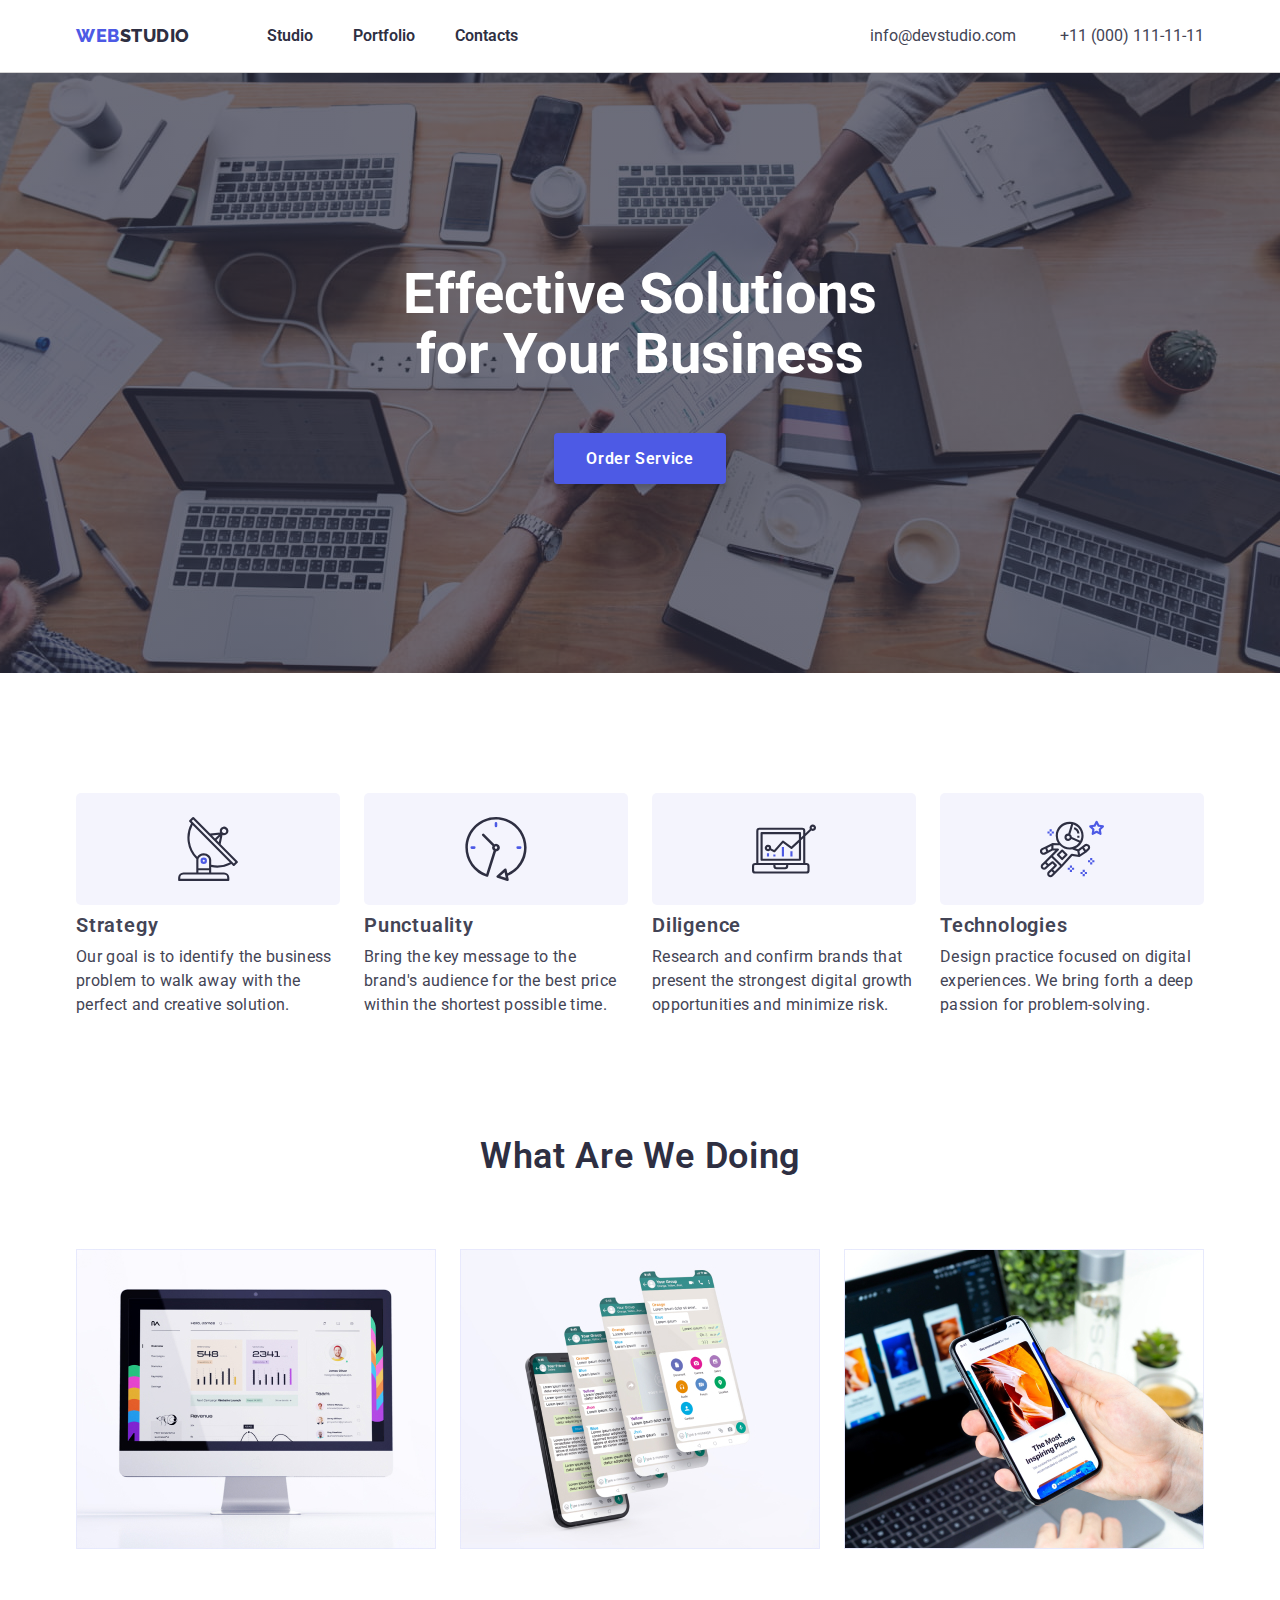
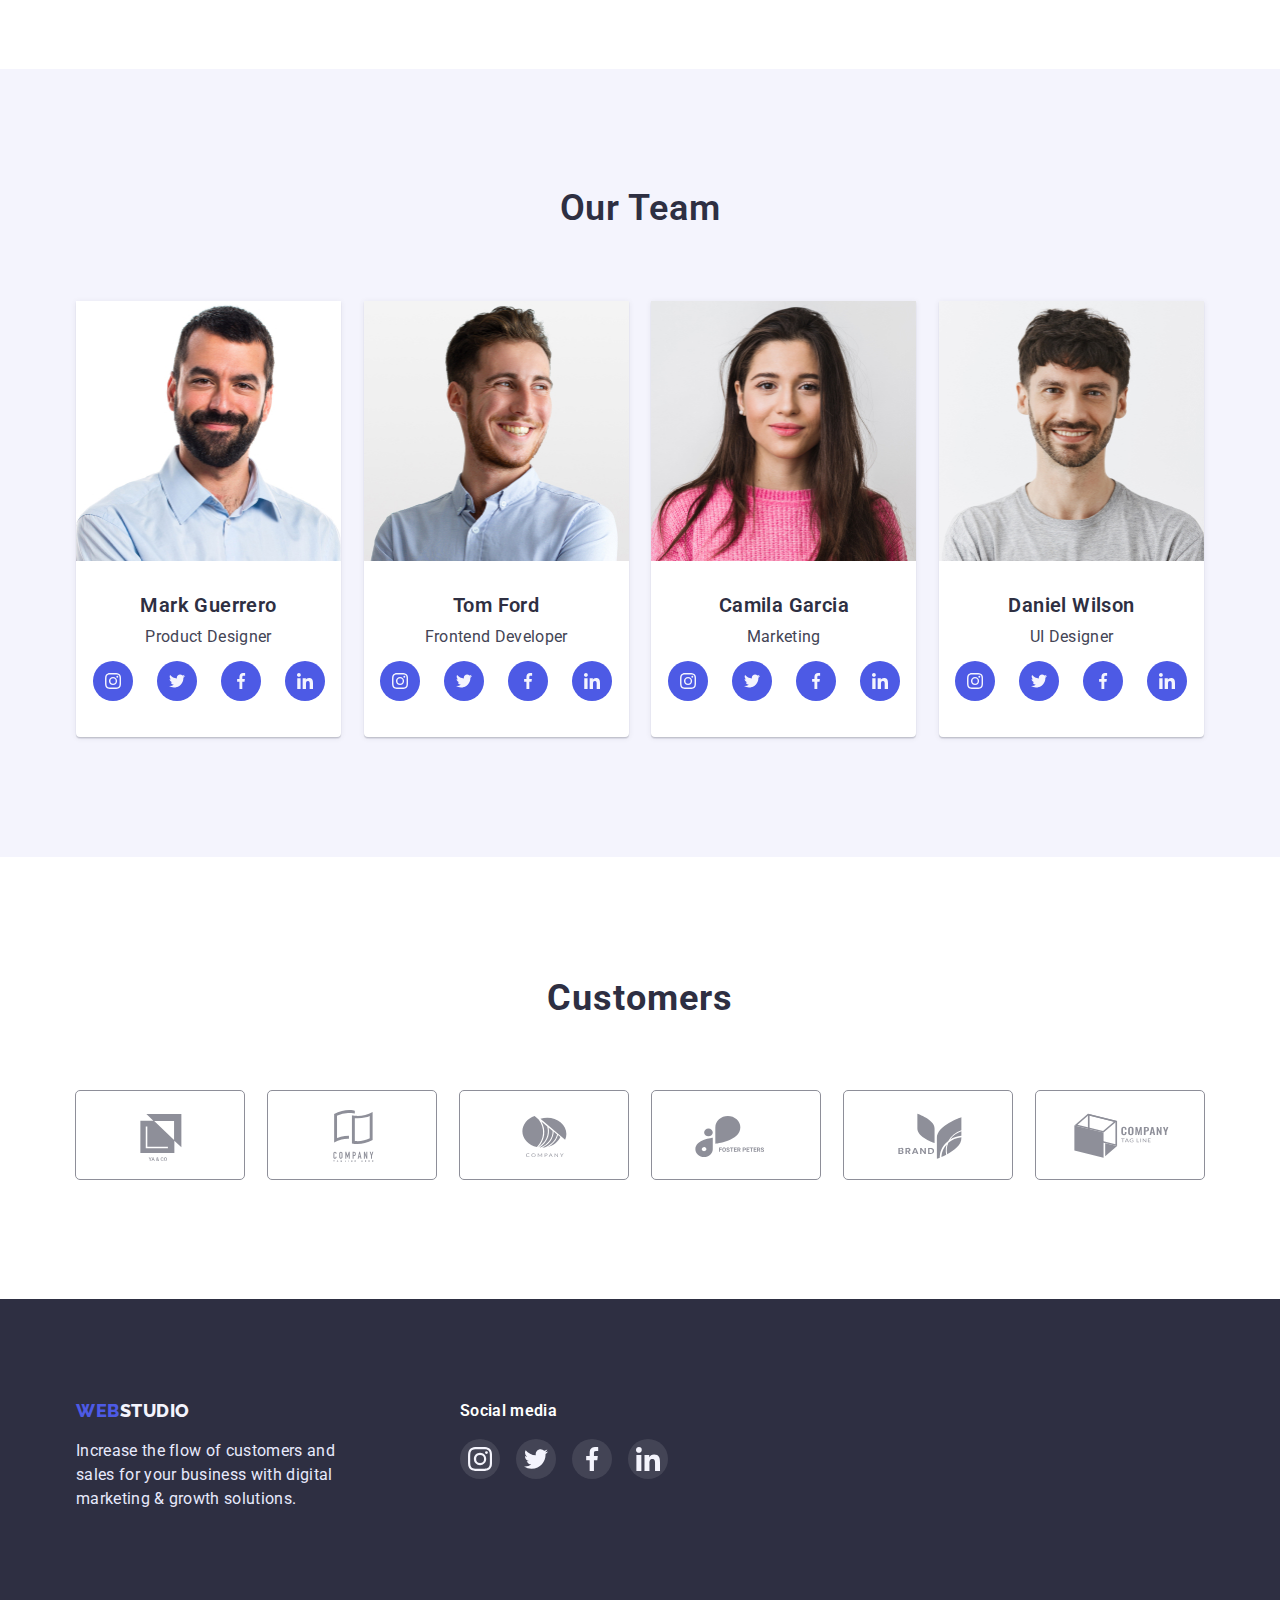
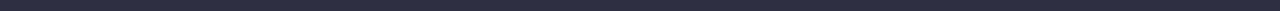
<file: index.html>
<!DOCTYPE html>
<html lang="en">
<head>
    <meta charset="UTF-8">
    <meta http-equiv="X-UA-Compatible" content="IE=edge">
    <meta name="viewport" content="width=device-width, initial-scale=1.0">
    
    <!-- нормалізатор -->
    <link rel="stylesheet" href="https://cdnjs.cloudflare.com/ajax/libs/modern-normalize/1.0.0/modern-normalize.min.css"/>
    
    <!-- мої стилі -->
    <link rel="stylesheet" href="./css/styles.css">

    <!-- шрифт -->
    <link rel="preconnect" href="https://fonts.googleapis.com">
    <link rel="preconnect" href="https://fonts.gstatic.com" crossorigin>
    <link href="https://fonts.googleapis.com/css2?family=Raleway:wght@700&family=Roboto:wght@400;500;700;900&display=swap" rel="stylesheet">
    <title>Homework 4</title>
</head>
<body>

    <header>
        <div class="container logo-flex">
            <a href="./index.html" class="logo">
                <span class="logo-name">Web</span>Studio
            </a>
            <nav class="menu">
                <ul class="menu-list">
                    <li><a href="#" class="link">Studio</a></li>
                    <li><a href="./porfolio.html" class="link">Portfolio</a></li>
                    <li><a href="#" class="link">Contacts</a></li>
                </ul>
            </nav>
            <div class="menu-contacts">
                <a href="mailto:info@devstudio.com" class="contacts-link">info@devstudio.com</a>
                <a href="tel:+110001111111" class="contacts-link">+11 (000) 111-11-11</a>  
            </div>
        </div>
    </header>

    <main>
        <section class="promotion">
            <div class="promotion-content">
                <h1 class="promotion-title">Effective Solutions for Your Business</h1>
                <button type="button" class="button">Order Service</button>
            </div>
        </section>

        <section class="features">
            <div class="container">
                <h2 class="main-features-title">Our features</h2>
                <ul class="features-list">

                    <li class="features-list-item">
                        <div class="features-image">
                            <svg class="features-icon" width="64" height="64">
                                <use href="./images/symbol-defs.svg#icon-antenna"></use>
                            </svg>
                        </div>
                        <h3 class="features-title">Strategy</h3>
                        <p>Our goal is to identify the business problem to walk away with the perfect and creative solution.</p>
                    </li>

                    <li class="features-list-item">
                        <div class="features-image">
                            <svg class="features-icon" width="64" height="64">
                                <use href="./images/symbol-defs.svg#icon-clock"></use>
                            </svg>
                        </div>
                        <h3 class="features-title">Punctuality</h3>
                        <p>Bring the key message to the brand's audience for the best price within the shortest possible time.</p>
                    </li>

                    <li class="features-list-item">
                        <div class="features-image">
                            <svg class="features-icon" width="64" height="64">
                                <use href="./images/symbol-defs.svg#icon-diagram"></use>
                            </svg>
                        </div>
                        <h3 class="features-title">Diligence</h3>
                        <p>Research and confirm brands that present the strongest digital growth opportunities and minimize risk.</p>
                    </li>

                    <li class="features-list-item">
                        <div class="features-image">
                            <svg class="features-icon" width="64" height="64">
                                <use href="./images/symbol-defs.svg#icon-astronaut"></use>
                            </svg>
                        </div>
                        <h3 class="features-title">Technologies</h3>
                        <p>Design practice focused on digital experiences. We bring forth a deep passion for problem-solving.</p>
                    </li>
                </ul>
            </div>
        </section>  

        <section class="products">
            <div class="container">
                <h2 class="products-title">What are we doing</h2>
                <ul class="products-list">
                    <li><img src="images/img1.jpg" alt="monitor" width="360" height="300"></li>
                    <li><img src="images/img2.jpg" alt="telephons" width="360" height="300"></li>
                    <li><img src="images/img3.jpg" alt="notebook" width="360" height="300"></li>
                </ul>
            </div>
        </section>

        <section class="team">
            <div class="container">
                <h2 class="team-title">Our Team</h2>
                <ul class="team-list">

                    <li class="team-card">
                        <img src="images/card1.jpg" alt="team member photo" width="265" height="260">
                        <div class="team-card-signature">
                            <h3 class="team-member">Mark Guerrero</h3>
                            <p>Product Designer</p>
                            <ul class="team-card-social-links">
                                <li>
                                    <a href="#" class="team-card-link social-link">
                                        <svg class="team-card-icon" width="16" height="16">
                                            <use href="./images/symbol-defs.svg#icon-instagram"></use>
                                        </svg>
                                    </a>
                                </li>
                                <li>
                                    <a href="#" class="team-card-link social-link">
                                        <svg class="team-card-icon" width="16" height="16">
                                            <use href="./images/symbol-defs.svg#icon-twitter"></use>
                                        </svg>
                                    </a>
                                </li>
                                <li>
                                    <a href="#" class="team-card-link social-link">
                                        <svg class="team-card-icon" width="16" height="16">
                                            <use href="./images/symbol-defs.svg#icon-facebook"></use>
                                        </svg>
                                    </a>
                                </li>
                                <li>
                                    <a href="#" class="team-card-link social-link">
                                        <svg class="team-card-icon" width="16" height="16">
                                            <use href="./images/symbol-defs.svg#icon-linkedin"></use>
                                        </svg>
                                    </a>
                                </li>
                            </ul>
                        </div>
                    </li>

                    <li class="team-card">
                        <img src="images/card2.jpg" alt="team member photo" width="265" height="260">
                        <div class="team-card-signature">
                            <h3 class="team-member">Tom Ford</h3>
                            <p>Frontend Developer</p>
                            <ul class="team-card-social-links">
                                <li>
                                    <a href="#" class="team-card-link social-link">
                                        <svg class="team-card-icon" width="16" height="16">
                                            <use href="./images/symbol-defs.svg#icon-instagram"></use>
                                        </svg>
                                    </a>
                                </li>
                                <li>
                                    <a href="#" class="team-card-link social-link">
                                        <svg class="team-card-icon" width="16" height="16">
                                            <use href="./images/symbol-defs.svg#icon-twitter"></use>
                                        </svg>
                                    </a>
                                </li>
                                <li>
                                    <a href="#" class="team-card-link social-link">
                                        <svg class="team-card-icon" width="16" height="16">
                                            <use href="./images/symbol-defs.svg#icon-facebook"></use>
                                        </svg>
                                    </a>
                                </li>
                                <li>
                                    <a href="#" class="team-card-link social-link">
                                        <svg class="team-card-icon" width="16" height="16">
                                            <use href="./images/symbol-defs.svg#icon-linkedin"></use>
                                        </svg>
                                    </a>
                                </li>
                            </ul>
                        </div>
                    </li>

                    <li class="team-card">
                        <img src="images/card3.jpg" alt="team member photo" width="265" height="260">
                        <div class="team-card-signature">
                            <h3 class="team-member">Camila Garcia</h3>
                            <p>Marketing</p>
                            <ul class="team-card-social-links">
                                <li>
                                    <a href="#" class="team-card-link social-link">
                                        <svg class="team-card-icon" width="16" height="16">
                                            <use href="./images/symbol-defs.svg#icon-instagram"></use>
                                        </svg>
                                    </a>
                                </li>
                                <li>
                                    <a href="#" class="team-card-link social-link">
                                        <svg class="team-card-icon" width="16" height="16">
                                            <use href="./images/symbol-defs.svg#icon-twitter"></use>
                                        </svg>
                                    </a>
                                </li>
                                <li>
                                    <a href="#" class="team-card-link social-link">
                                        <svg class="team-card-icon" width="16" height="16">
                                            <use href="./images/symbol-defs.svg#icon-facebook"></use>
                                        </svg>
                                    </a>
                                </li>
                                <li>
                                    <a href="#" class="team-card-link social-link">
                                        <svg class="team-card-icon" width="16" height="16">
                                            <use href="./images/symbol-defs.svg#icon-linkedin"></use>
                                        </svg>
                                    </a>
                                </li>
                            </ul>
                        </div>
                    </li>

                    <li class="team-card">
                        <img src="images/card4.jpg" alt="team member photo" width="265" height="260">
                        <div class="team-card-signature">
                            <h3 class="team-member">Daniel Wilson</h3>
                            <p>UI Designer</p>
                            <ul class="team-card-social-links">
                                <li>
                                    <a href="#" class="team-card-link social-link">
                                        <svg class="team-card-icon" width="16" height="16">
                                            <use href="./images/symbol-defs.svg#icon-instagram"></use>
                                        </svg>
                                    </a>
                                </li>
                                <li>
                                    <a href="#" class="team-card-link social-link">
                                        <svg class="team-card-icon" width="16" height="16">
                                            <use href="./images/symbol-defs.svg#icon-twitter"></use>
                                        </svg>
                                    </a>
                                </li>
                                <li>
                                    <a href="#" class="team-card-link social-link">
                                        <svg class="team-card-icon" width="16" height="16">
                                            <use href="./images/symbol-defs.svg#icon-facebook"></use>
                                        </svg>
                                    </a>
                                </li>
                                <li>
                                    <a href="#" class="team-card-link social-link">
                                        <svg class="team-card-icon" width="16" height="16">
                                            <use href="./images/symbol-defs.svg#icon-linkedin"></use>
                                        </svg>
                                    </a>
                                </li>
                            </ul>
                        </div>
                    </li>
                </ul>
            </div>
        </section>

        <section class="customers">
           <div class="container">
            
                <h2 class="customers-title">customers</h2>

                <ul class="customers-list">

                    <li>
                        <a href="#" class="customers-image">
                            <svg class="customers-icon" width="104" height="56">
                                <use href="./images/symbol-defs.svg#icon-company1"></use>
                            </svg>
                        </a>
                    </li>

                    <li>
                        <a href="#" class="customers-image">
                            <svg class="customers-icon" width="104" height="56">
                                <use href="./images/symbol-defs.svg#icon-company2"></use>
                            </svg>
                        </a>
                    </li>

                    <li>
                        <a href="#" class="customers-image">
                            <svg class="customers-icon" width="104" height="56">
                                <use href="./images/symbol-defs.svg#icon-company3"></use>
                            </svg>
                        </a>
                    </li>

                    <li>
                        <a href="#" class="customers-image">
                            <svg class="customers-icon" width="104" height="56">
                                <use href="./images/symbol-defs.svg#icon-company4"></use>
                            </svg>
                        </a>
                    </li>

                    <li>
                        <a href="#" class="customers-image">
                            <svg class="customers-icon" width="104" height="56">
                                <use href="./images/symbol-defs.svg#icon-company5"></use>
                            </svg>
                        </a>
                    </li>

                    <li>
                        <a href="#" class="customers-image">
                            <svg class="customers-icon" width="104" height="56">
                                <use href="./images/symbol-defs.svg#icon-company6"></use>
                            </svg>
                        </a>
                    </li>
                    
                </ul>
           </div>
        </section>
    </main> 
    
    <footer class="invitation">
        <div class="container">

            <div class="footer-logo">
                <a href="./index.html" class="logo">
                    <span class="logo-name">Web</span><span class="invitation-logo-name">Studio</span>
                </a>
                <p>Increase the flow of customers and sales for your business with digital marketing & growth solutions.</p>
            </div>

            <div class="footer-social-list-links">
                <p>Social media</p>
                <ul class="footer-social-links">
                    <li>
                        <a href="#" class="social-link footer-link">
                            <svg class="footer-social-links-icon" width="24" height="24">
                                <use href="./images/symbol-defs.svg#icon-instagram"></use>
                            </svg>
                        </a>
                    </li>
                    <li>
                        <a href="#" class="social-link footer-link">
                            <svg class="footer-social-links-icon" width="24" height="24">
                                <use href="./images/symbol-defs.svg#icon-twitter"></use>
                            </svg>
                        </a>
                    </li>
                    <li>
                        <a href="#" class="social-link footer-link">
                            <svg class="footer-social-links-icon" width="24" height="24">
                                <use href="./images/symbol-defs.svg#icon-facebook"></use>
                            </svg>
                        </a>
                    </li>
                    <li>
                        <a href="#" class="social-link footer-link">
                            <svg class="footer-social-links-icon" width="24" height="24">
                                <use href="./images/symbol-defs.svg#icon-linkedin"></use>
                            </svg>
                        </a>
                    </li>
                </ul>
            </div>
            
        </div>
    </footer>
    
</body>
</html>
</file>
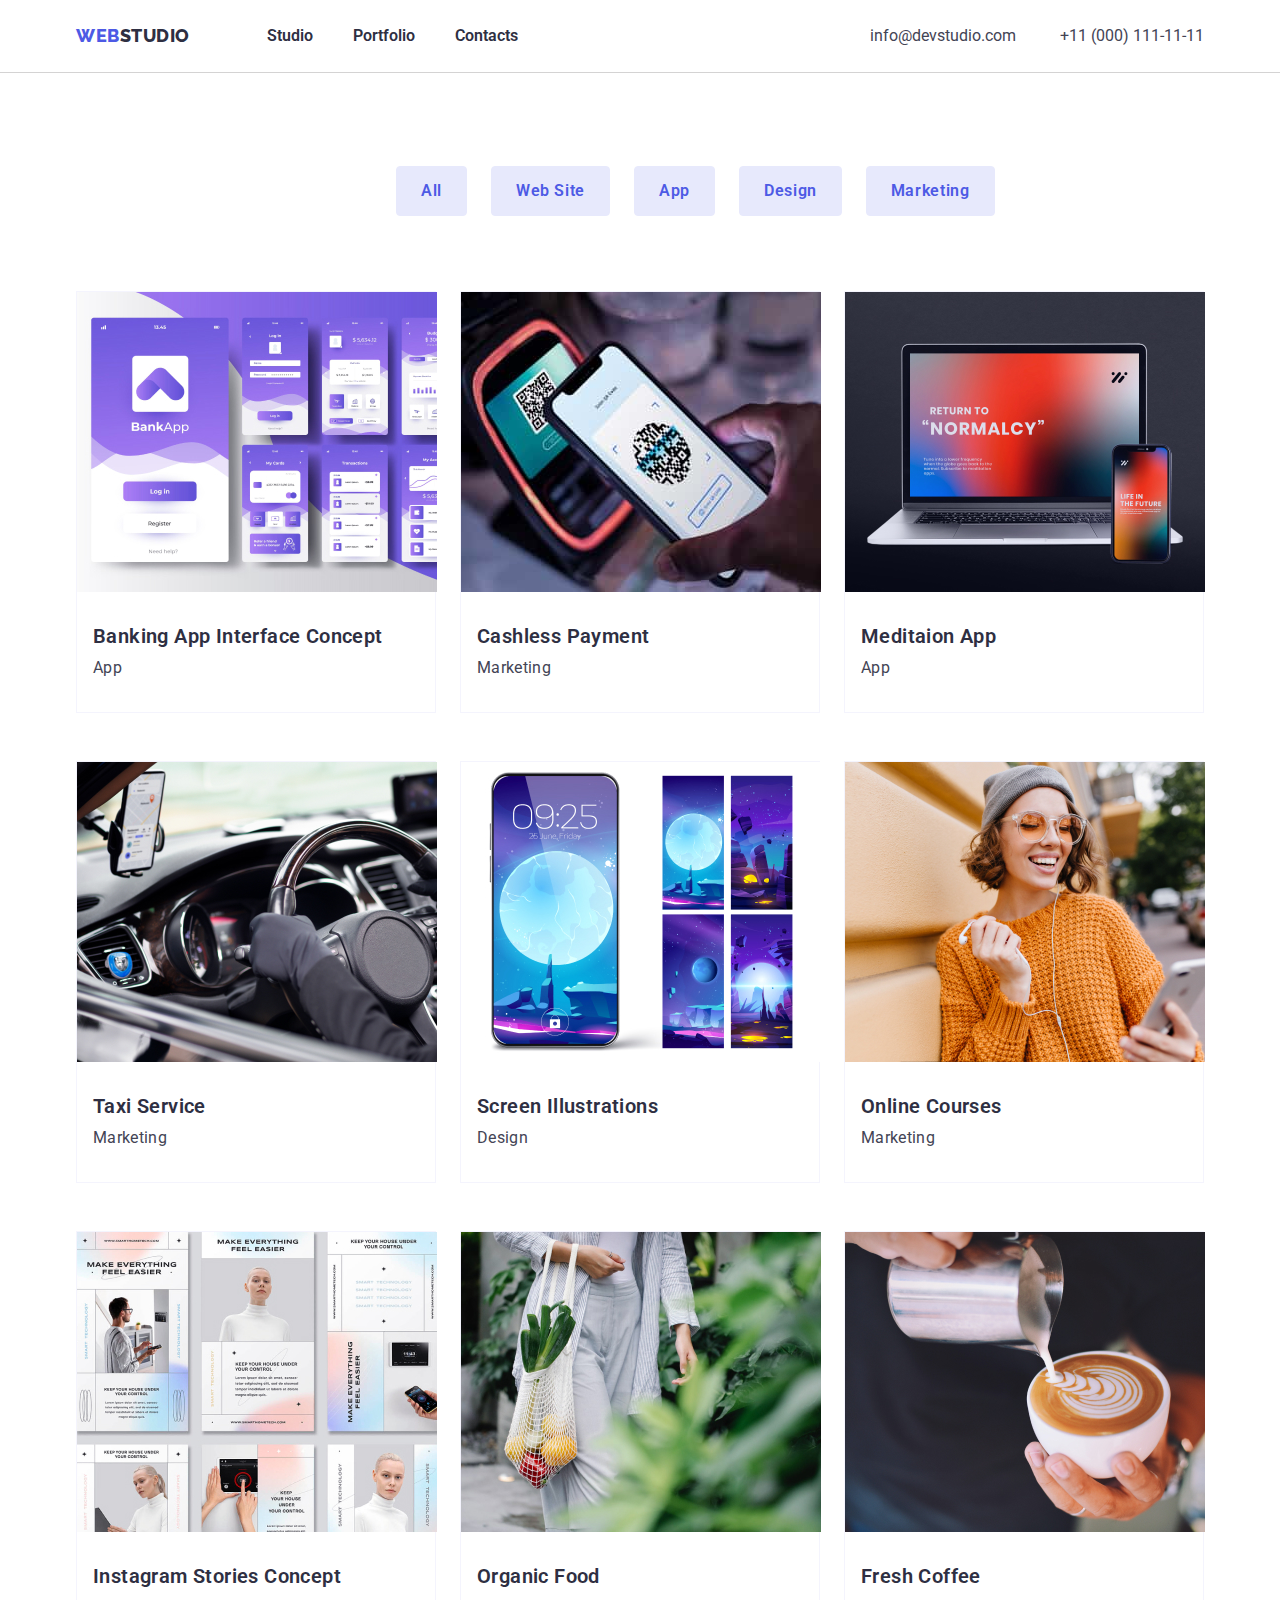
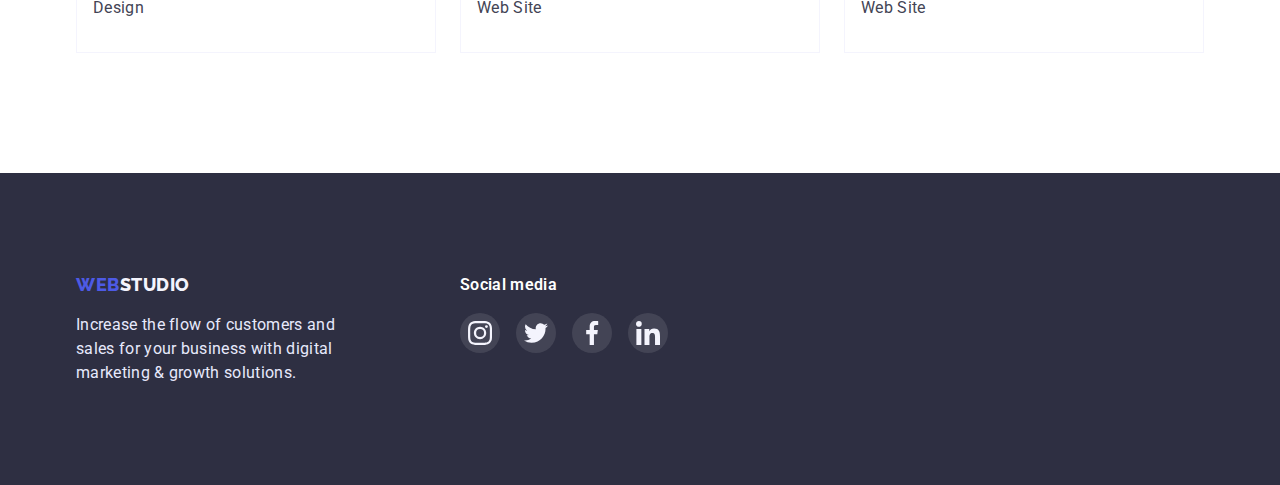
<file: porfolio.html>
<!DOCTYPE html>
<html lang="en">
<head>
    <meta charset="UTF-8">
    <meta http-equiv="X-UA-Compatible" content="IE=edge">
    <meta name="viewport" content="width=device-width, initial-scale=1.0">
    
    <!-- нормалізатор -->
    <link rel="stylesheet" href="https://cdnjs.cloudflare.com/ajax/libs/modern-normalize/1.0.0/modern-normalize.min.css"/>
    
    <!-- мої стилі -->
    <link rel="stylesheet" href="./css/styles.css">

    <!-- шрифт -->
    <link rel="preconnect" href="https://fonts.googleapis.com">
    <link rel="preconnect" href="https://fonts.gstatic.com" crossorigin>
    <link href="https://fonts.googleapis.com/css2?family=Raleway:wght@700&family=Roboto:wght@400;500;700;900&display=swap" rel="stylesheet">
    <title>Portfolio</title>
</head>
<body>

    <header>
        <div class="container logo-flex">
            <a href="./index.html" class="logo">
                <span class="logo-name">Web</span>Studio
            </a>
            <nav class="menu">
                <ul class="menu-list">
                    <li><a href="./index.html" class="link">Studio</a></li>
                    <li><a href="./porfolio.html" class="link">Portfolio</a></li>
                    <li><a href="#" class="link">Contacts</a></li>
                </ul>
            </nav>
            <div class="menu-contacts">
                <a href="mailto:info@devstudio.com" class="contacts-link">info@devstudio.com</a>
                <a href="tel:+110001111111" class="contacts-link">+11 (000) 111-11-11</a>  
            </div>
        </div>
    </header>

    <main class="portfolio">
        <h1 class="portfolio-title">Our work examples</h1>

        <section>
           <div class="container">
            <nav class="portfolio-nav">
                <ul class="portfolio-list">
                    <li class="portfolio-list-item"><button type="button" class="porfolio-button">All</button></li>
                    <li class="portfolio-list-item"><button type="button" class="porfolio-button">Web Site</button></li>
                    <li class="portfolio-list-item"><button type="button" class="porfolio-button">App</button></li>
                    <li class="portfolio-list-item"><button type="button" class="porfolio-button">Design</button></li>
                    <li class="portfolio-list-item"><button type="button" class="porfolio-button">Marketing</button></li>
                </ul>
            </nav>

           </div>
            
           <div class="container">
                <ul class="works-list">
                    <li class="work-card">
                        <img src="./images/work1.jpg" alt="BankApp" width="360" height="300">
                        <div class="work-card-signature">
                            <h2 class="work-card-title">Banking App Interface Concept</h2>
                            <p class="work-card-description">App</p>
                        </div>
                    </li>

                    <li class="work-card">
                        <img src="./images/work12.jpg" alt="Mobile app payment" width="360" height="300">
                        <div class="work-card-signature">
                            <h2 class="work-card-title">Cashless Payment</h2>
                            <p class="work-card-description">Marketing</p>
                        </div>
                    </li>

                    <li class="work-card">
                        <img src="./images/work3.jpg" alt="Notebook and telephone on a black phone" width="360" height="300">
                        <div class="work-card-signature">
                            <h2 class="work-card-title">Meditaion App</h2>
                            <p class="work-card-description">App</p>
                        </div>  
                    </li>

                    <li class="work-card">
                        <img src="./images/work4.jpg" alt="Taxi driver" width="360" height="300">
                        <div class="work-card-signature">
                            <h2 class="work-card-title">Taxi Service</h2>
                            <p class="work-card-description">Marketing</p>
                        </div>
                    </li>

                    <li class="work-card">
                        <img src="./images/work5.jpg" alt=" Illustration the moon in the sky" width="360" height="300">
                        <div class="work-card-signature">
                            <h2 class="work-card-title">Screen Illustrations</h2>
                            <p class="work-card-description">Design</p>
                        </div>
                    </li>

                    <li class="work-card">
                        <img src="./images/work6.jpg" alt="Pretty girl with a phone" width="360" height="300">
                        <div class="work-card-signature">
                            <h2 class="work-card-title">Online Courses</h2>
                            <p class="work-card-description">Marketing</p>
                        </div>
                    </li>

                    <li class="work-card">
                        <img src="./images/work7.jpg" alt="Instagram pages" width="360" height="300">
                        <div class="work-card-signature">
                            <h2 class="work-card-title">Instagram Stories Concept</h2>
                            <p class="work-card-description">Design</p>
                        </div>
                    </li>

                    <li class="work-card">
                        <img src="./images/work8.jpg" alt="Bag with food" width="360" height="300">
                        <div class="work-card-signature">
                            <h2 class="work-card-title">Organic Food</h2>
                            <p class="work-card-description">Web Site</p>
                        </div>
                    </li>

                    <li class="work-card">
                        <img src="./images/work9.jpg" alt="Cup of coffee with milk" width="360" height="300">
                        <div class="work-card-signature">
                            <h2 class="work-card-title">Fresh Coffee</h2>
                            <p class="work-card-description">Web Site</p>
                        </div>
                    </li>
                </ul>  
           </div>
        </section>
    </main>

    <footer class="invitation">
        <div class="container">
            <div class="footer-logo">
                <a href="./index.html" class="logo">
                    <span class="logo-name">Web</span><span class="invitation-logo-name">Studio</span>
                </a>
                <p>Increase the flow of customers and sales for your business with digital marketing & growth solutions.</p>
            </div>
            <div class="footer-social-list-links">
                <p>Social media</p>
                <ul class="footer-social-links">
                    <li>
                        <a href="#" class="social-link footer-link">
                            <svg class="footer-social-links-icon" width="24" height="24">
                                <use href="./images/symbol-defs.svg#icon-instagram"></use>
                            </svg>
                        </a>
                    </li>
                    <li>
                        <a href="#" class="social-link footer-link">
                            <svg class="footer-social-links-icon" width="24" height="24">
                                <use href="./images/symbol-defs.svg#icon-twitter"></use>
                            </svg>
                        </a>
                    </li>
                    <li>
                        <a href="#" class="social-link footer-link">
                            <svg class="footer-social-links-icon" width="24" height="24">
                                <use href="./images/symbol-defs.svg#icon-facebook"></use>
                            </svg>
                        </a>
                    </li>
                    <li>
                        <a href="#" class="social-link footer-link">
                            <svg class="footer-social-links-icon" width="24" height="24">
                                <use href="./images/symbol-defs.svg#icon-linkedin"></use>
                            </svg>
                        </a>
                    </li>
                </ul>
            </div>
        </div>
    </footer>
    
</body>
</html>
</file>
<file: css/styles.css>
/* ============================== root styles ============================== */

:root {
    --main-text-color: #434455;
    --main-title-color:  #2E2F42;
    --link-color: #4D5AE5;
    --link-color-hover: #31D0AA;
    --main-background-color: #FFFFFF;
    }
 
/* ============================== body styles ============================== */

body {
    background-color: var(--main-background-color);
    
    font-family: "Roboto", sans-serif;
    color: var(--main-text-color);
    font-size: 16px;
}

li {
    list-style-type: none;
}

header {
    padding: 24px 0px;
    border-bottom: 1px solid rgb(212, 211, 211);
}

.container {  
    margin-left: auto;
    margin-right: auto;
    padding: 0 15px;
    width: 1158px;
}

.social-link {
    display: flex;
    align-items: center;
    justify-content: center;

    width: 40px;
    height: 40px;
    border-radius: 50%;

    margin: 0;
    padding: 0;

    cursor: pointer;
}

/* ============================== logo styles ============================== */

.logo-flex {
    display: flex;
    align-items: center;
}

.logo {
    color: var(--main-title-color);
    
    font-family: "Raleway", sans-serif;
    font-weight: 800;
    font-size: 18px;
    line-height: 1.33;
    letter-spacing: 0.03em;

    text-decoration: none;
    text-transform: uppercase;
}

.logo-name {
    color: var(--link-color);
}

/* ============================== menu навигации ============================== */

.menu {
    margin-left: 77px;
}

.menu-list {
    display: flex;
    padding: 0;
    margin: 0;
}

.menu-list > li:not(:first-child) {
    margin-left: 40px; 
}

.link {
    color: var(--main-title-color);
    text-decoration: none; 
    font-weight: 600;
}

.link:hover, 
.link:focus {  
    color: var(--link-color);
}

.menu-contacts {
    margin-left: auto;
}

.contacts-link {
    display: inline;

    color: var(--main-text-color);
    text-decoration: none;
}

.contacts-link:last-child {
    margin-left: 40px;
}

.contacts-link:hover, 
.contacts-link:focus {
    color: var(--link-color);
}

/* ============================== главная картинка styles ============================== */

.promotion {
    display: block;
    max-width: 1600px;
    height: 600px; 
    margin-left: auto;
    margin-right: auto; 
    background-color: var(--main-title-color);
    background-image: linear-gradient(to right, 
    rgb(46, 47, 66, 0.7), 
    rgba(46, 47, 66, 0.7)),
    url(../images/people-office.jpg); 
    background-size: cover;
    background-position: center;
}

.promotion-content {
    min-height: 603px;
    padding: 192px 0;
    text-align: center;
}

.promotion-title {
    width: 492px;
    padding: 0;
    margin: 0;
    margin-left: auto;
    margin-right: auto;
    margin-bottom: 48px;

    color: var(--main-background-color);
    font-size: 56px;
    line-height: 1.07;
}

.button {
    min-width: 170px;
    padding: 16px 32px;
    border: 0 solid transparent;
    border-radius: 4px;
    
    font-family: inherit;
    color: var(--main-background-color);
    font-size: 16px;
    font-weight: 600;
    line-height: 1.187;
    letter-spacing: 0.04em;

    background-color: var(--link-color);
    cursor: pointer;

    box-shadow: 0px 4px 4px rgba(0, 0, 0, 0.15);
}

.button:hover,
.button:focus {
    box-shadow: 0px 1px 6px 
    rgba(46, 47, 66, 0.08), 
    0px 1px 1px rgba(46, 47, 66, 0.16), 
    0px 2px 1px rgba(46, 47, 66, 0.08);
}

.button:active {
    background: #404BBF;
    box-shadow: 0px 4px 4px rgba(0, 0, 0, 0.15);
}

/* ============================== features section styles ============================== */

.features {
    padding-top: 120px;
    padding-bottom: 120px;
}

.main-features-title {
    display: none;
}

.features-list {
    display: flex;
    
    padding: 0;
    margin: 0;
}

.features-list-item {
    display: flex;
    flex-direction: column;
    align-items: flex-start;
    padding: 0px;
    gap: 8px;
}

.features-image {
    width: 264px;
    height: 112px;

    display: flex;
    justify-content: center;
    align-items: center;
   
    background-color: #F4F4FD;
    border-radius: 5px;
}

.features-icon {
    display: block;     
}

.features-title {
    margin: 0;    
    font-weight: 600;
    font-size: 20px;
    line-height: 1.2;
    letter-spacing: 0.04em;
}

.features-list > li:not(:first-child) {
    margin-left: 24px;
}

.features-list p {
    margin: 0;
    line-height: 1.5;
    letter-spacing: 0.02em; 
}

/* ============================== products section styles ============================== */

.products {
    padding-bottom: 120px;
}
    
.products-title {
    margin: 0;
    margin-bottom: 72px;
    
    font-weight: 600;
    font-size: 36px;
    line-height: 1.11;
    letter-spacing: 0.02em;
    color: var(--main-title-color);

    text-align: center;
    text-transform: capitalize;
}

.products-list {
    display: flex;
    justify-content: space-between;
    
    margin: 0;
    padding: 0;
}

.products-list img {
    display: block;
}

/* ============================== team section styles ============================== */

.team {
    background-color: #F4F4FD;
    padding-top: 120px;
    padding-bottom: 120px;
}

.team-title {
    margin: 0;
    margin-bottom: 72px;
    
    color: var(--main-title-color);
    font-size: 36px;
    font-weight: 600;
    line-height: 1.11;
    letter-spacing: 0.02em;

    text-align: center;
    text-transform: capitalize;
}

.team-list {
    display: flex;
    justify-content: space-between;
    margin: 0;
    padding: 0;
}

.team-member {
    margin: 0;
    margin-bottom: 8px;
    
    color: var(--main-title-color);
    font-size: 20px;
    font-weight: 600;
    line-height: 1.2;
    letter-spacing: 0.02em;
}
.team-card {
    background-color: var(--main-background-color);
    width: 265px;
    text-align: center;

    box-shadow: 0px 1px 6px rgba(46, 47, 66, 0.08), 0px 1px 1px rgba(46, 47, 66, 0.16), 0px 2px 1px rgba(46, 47, 66, 0.08);
    border-radius: 0px 0px 4px 4px;
}

.team-card > img {
    display: block;
}

.team-card p {
    margin: 0;
    margin-bottom: 8px;
    padding: 0;
    
    line-height: 1.5;
    letter-spacing: 0.02em;
}

.team-card-signature {
    padding: 32px 16px;
}

/* ============================== Ссылки на социальные сети ============================== */

.team-card-social-links {
    display: flex;
    margin: 0;
    padding: 4px 0;
    flex-direction: row;
    justify-content: center;
    align-items: center;
    gap: 24px;
}

.team-card-link {
    background-color: var(--link-color);
}

.team-card-link.social-link:hover,
.team-card-link.social-link:focus {
    background-color: var(--link-color-hover);
}

/* ============================== customers section styles ============================== */

.customers {
    margin: 0;
    padding: 120px 0;
}

.customers-title {
    margin: 0;
    margin-bottom: 72px;
    
    color: var(--main-title-color);
    font-size: 36px;
    line-height: 1.17;
    letter-spacing: 0.03em;

    text-align: center;
    text-transform: capitalize;
}

.customers-list {
    display: flex;
    padding: 0;
    margin: 0;
    flex-direction: row;
    align-items: flex-start;
    gap: 24px;
}

.customers-image {
    display: flex;
    justify-content: center;
    align-items: center;
    
    width: 168px;
    height: 88px;
    margin: 0;
    
    outline: 1px solid #8E8F99;
    color: #8E8F99;
    border-radius: 4px;
    cursor: pointer;
}

.customers-icon {
    fill: currentColor;
}

.customers-image:hover,
.customers-image:focus {
    outline: 1px solid var(--link-color);
    color: var(--link-color);
}

/* ============================== footer styles ============================== */

.invitation {
    padding-top: 100px;
    padding-bottom: 100px;
    
    background-color: var(--main-title-color);
    color: #E7E9FC;
}

.invitation > .container {
    display: flex;
}

.invitation-logo-name {
    color: #F4F4FD;
    font-family: "Raleway", sans-serif;
    font-weight: 800;
    font-size: 18px;
    line-height: 1.33;
    letter-spacing: 0.03em;

    text-decoration: none;
    text-transform: uppercase;
}

.footer-social-list-links {
    margin-left: 120px;
}

.footer-social-list-links > p {
    margin: 0;
    padding: 0;
    margin-bottom: 16px;

    color: var(--main-background-color);

    font-size: 16px;
    font-weight: 600;
    line-height: 1.5;
    letter-spacing: 0.02em;
}

.footer-social-links {
    display: flex;
    flex-direction: row;
    align-items: flex-start;
    gap: 16px;
    
    padding: 0px;
    margin: 0;
}

.footer-logo p {
    width: 264px;
    margin: 0;
    margin-top: 16px;
    line-height: 1.5;
    letter-spacing: 0.02em;
}

.footer-link {
    background-color: rgba(255, 255, 255, 0.1);
}

.social-link.footer-link:hover,
.social-link.footer-link:focus {
    background-color: var(--link-color-hover);
}

.footer-social-links-icon {
    margin: 0;
}

/* ============================== porfolio styles ============================== */

.portfolio {
    padding-top: 93px;
    padding-bottom: 120px;   
}

.portfolio-title {
    display: none;
}

.portfolio-nav  {
    margin-left: 320px;
    margin-bottom: 75px;
}

.portfolio-list {
    display: flex;
    padding: 0;
    margin: 0;
}

.portfolio-list > li:not(:first-child) {
    margin-left: 24px;
}

.porfolio-button {
    padding: 12px 24px;
    border: 0 solid transparent;
    border-radius: 4px;
    
    background-color: #E7E9FC;
    border: 1px solid #E7E9FC;
    
    font-family: inherit;
    color: var(--link-color);
    font-weight: 600;
    font-size: 16px;
    line-height: 1.5;
    letter-spacing: 0.04em;
    text-align: center;
    
    cursor: pointer;
}

.porfolio-button:hover,
.porfolio-button:focus {
    background-color: var(--link-color);
    color: var(--main-background-color);
    box-shadow: 0px 3px 1px rgba(0, 0, 0, 0.1), 
    0px 2px 1px rgba(0, 0, 0, 0.08), 
    0px 2px 2px rgba(0, 0, 0, 0.12);
} 

/* ============================== примеры работ в портфолио ============================== */

.works-list {
    padding: 0;
    margin: 0;
    display: flex;
    flex-wrap: wrap;
    column-gap: 24px;
    row-gap: 48px; 
}

.work-card {
    width: 360px;  
    border: 0.5px solid #F4F4FD;
}

.work-card:hover {
    background: #FFFFFF;
    box-shadow: 0px 1px 6px rgba(46, 47, 66, 0.3);
}

.work-card-signature {
    width: 360px;
    padding: 32px 16px;
}

.work-card-title {
    margin: 0;
    margin-bottom: 8px;
       
    color: var(--main-title-color);
    
    font-size: 20px;
    font-weight: 600;
    line-height: 1.2;
    letter-spacing: 0.02em;
}

.work-card-description {
    margin: 0;
    color: var(--main-text-color);

    font-size: 16px;
    line-height: 1.5;
    letter-spacing: 0.02em;
}

.work-card img {
    display: block;
}
</file>
